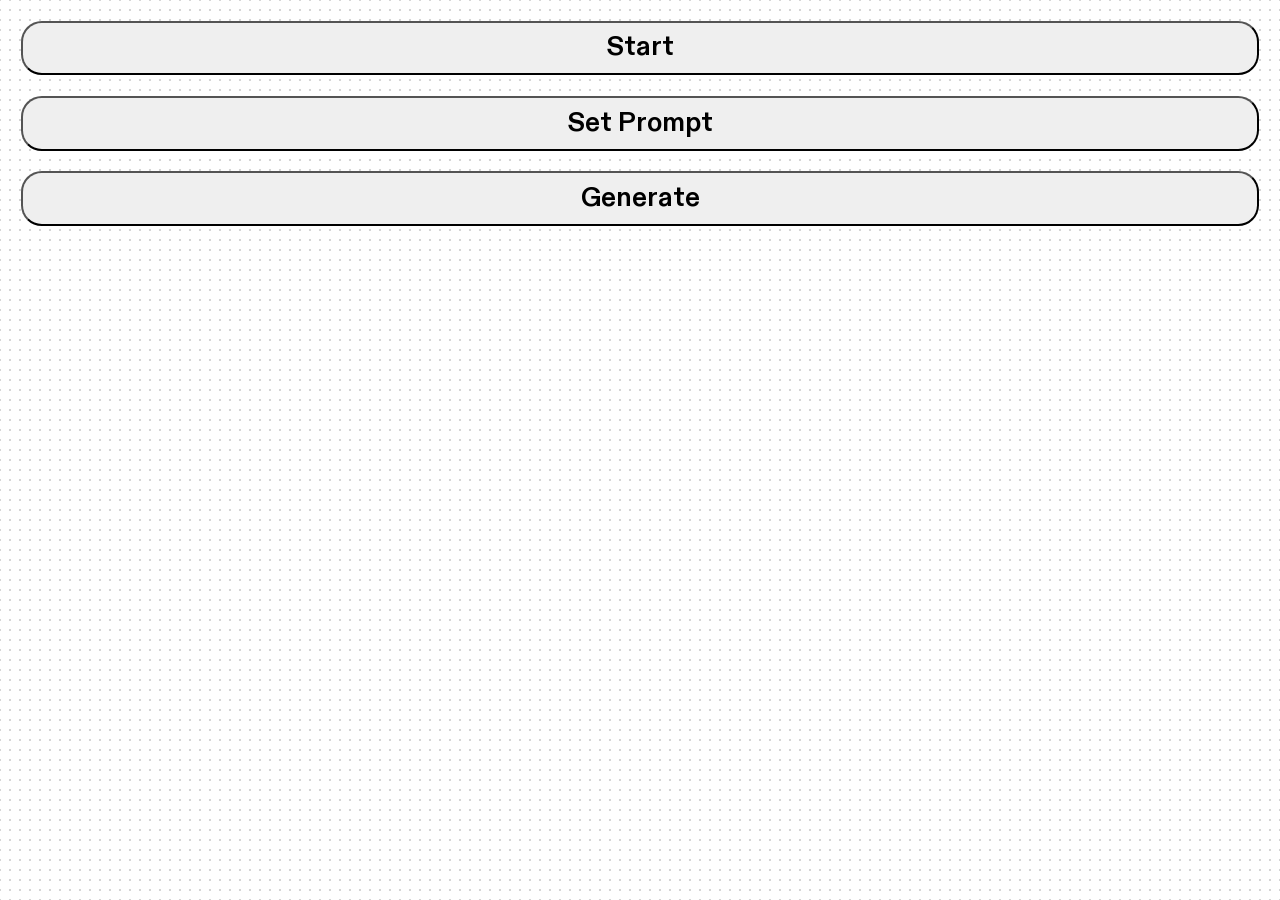
<file: admin/index.html>
<!DOCTYPE html>
<html lang="en">
  <head>
    <meta charset="UTF-8" />
    <meta name="viewport" content="width=device-width, initial-scale=1.0" />
    <link rel="stylesheet" href="../assets/css/style.css" />
    <script src="../assets/js/connect.js" defer></script>
    <script src="../assets/js/admin.js" defer></script>
  </head>
  <body>
    <section>
      <main>
        <button onclick="startGame()">Start</button>
        <button onclick="setRandomPrompt()">Set Prompt</button>
        <button onclick="generateImage()">Generate</button>
      </main>
    </section>
  </body>
</html>
</file>
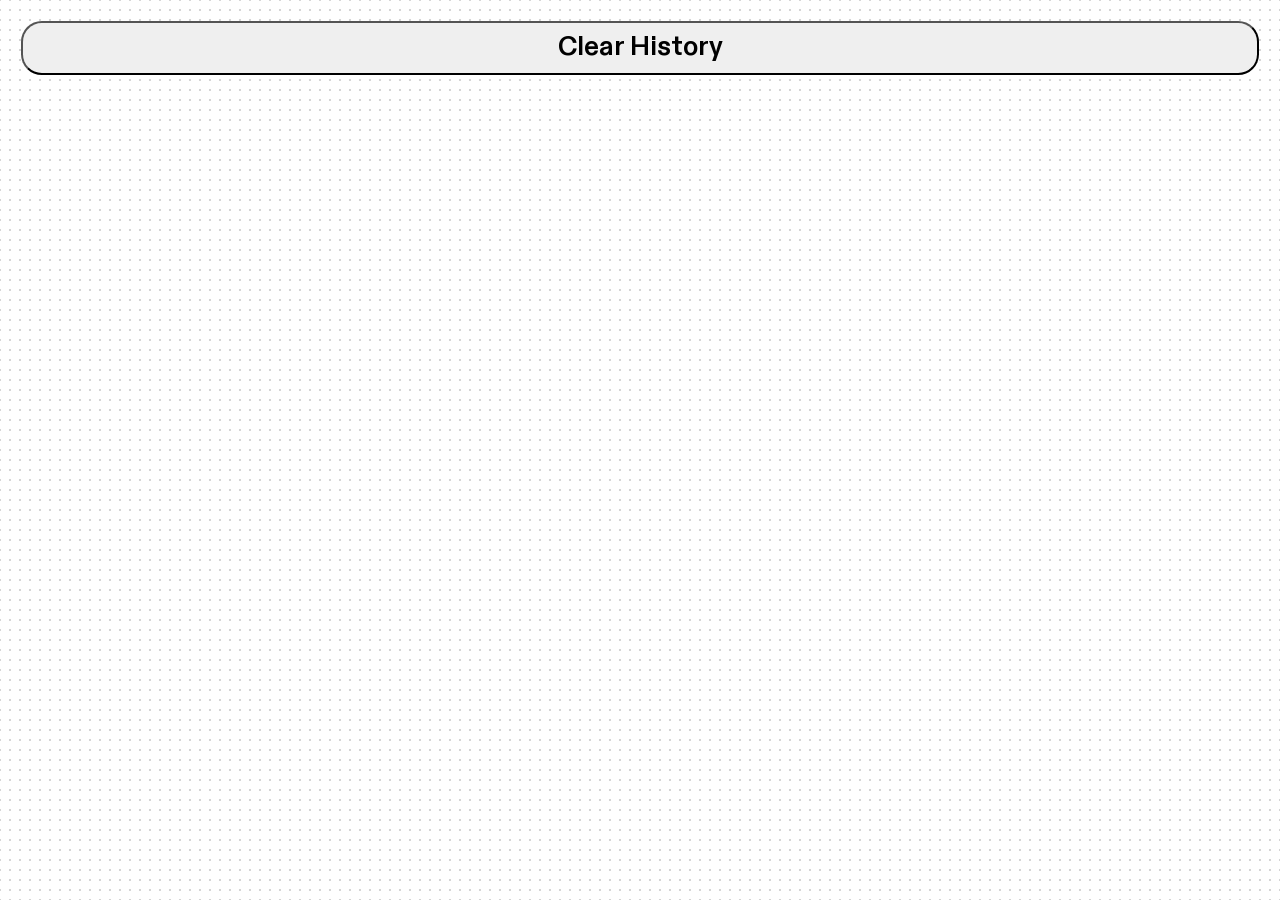
<file: display/index.html>
<!DOCTYPE html>
<html lang="en">
  <head>
    <meta charset="UTF-8" />
    <meta name="viewport" content="width=device-width, initial-scale=1.0" />
    <link rel="stylesheet" href="../assets/css/style.css" />
    <script src="../assets/js/connect.js" defer></script>
    <script src="../assets/js/display.js" defer></script>
  </head>
  <body>
    <section>
      <main>
        <button id="clearStorage">Clear History</button>
        <div id="imageGallery" class="image-container"></div>
      </main>
    </section>
  </body>
</html>
</file>
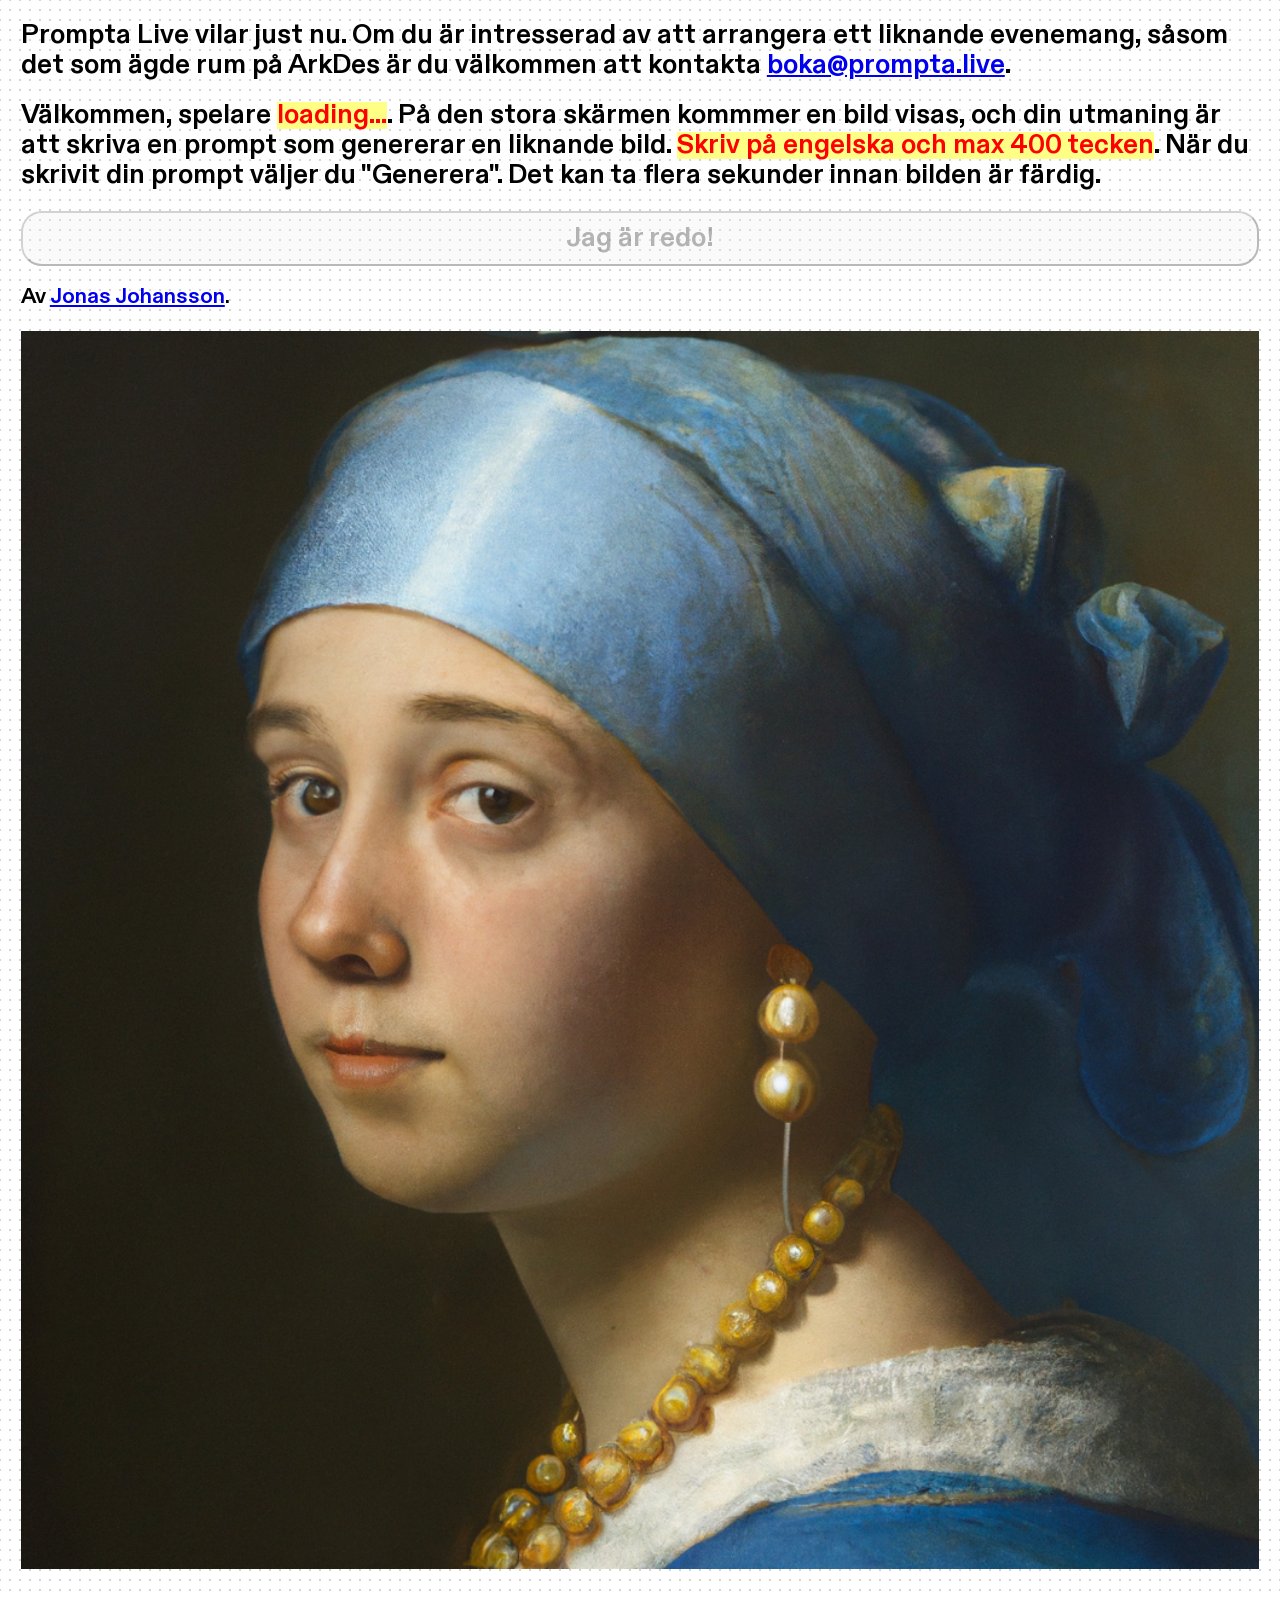
<file: player/index.html>
<!DOCTYPE html>
<html lang="en">
  <head>
    <title>Prompt Battle ArkDes</title>
    <meta charset="UTF-8" />
    <meta name="viewport" content="width=device-width, initial-scale=1.0" />
    <link rel="stylesheet" href="../assets/css/style.css" />
    <!--<script src="../assets/js/connect.js" defer></script>-->
    <script src="../assets/js/player.js" defer></script>
  </head>
  <body>
    <section id="playerSection">
      <main>
        <p>
          Prompta Live vilar just nu. Om du är intresserad av att arrangera ett
          liknande evenemang, såsom det som ägde rum på ArkDes är du välkommen
          att kontakta
          <a href="mailto:boka@prompta.live">boka@prompta.live</a>.
        </p>
        <p>
          Välkommen, spelare
          <span class="playerId highlight">loading...</span>. På den stora
          skärmen kommmer en bild visas, och din utmaning är att skriva en
          prompt som genererar en liknande bild.
          <span class="highlight">Skriv på engelska och max 400 tecken</span>.
          När du skrivit din prompt väljer du "Generera". Det kan ta flera
          sekunder innan bilden är färdig.
        </p>
        <button id="startButton" onclick="startGame()" disabled>
          Jag är redo!
        </button>
        <p class="small">
          Av
          <a href="https://jonasjohansson.se/" target="_blank"
            >Jonas Johansson</a
          >.
        </p>
        <img src="../assets/img/girlwithpearlearring.jpg" />
      </main>
    </section>

    <section id="gameSection" style="display: none">
      <main>
        <span class="playerId highlight"></span>
        <div
          contenteditable="true"
          id="promptInput"
          class="editable"
          data-placeholder="Skriv din prompt här…"
        ></div>
        <button id="generateButton" onclick="handleGenerate()" disabled>
          Generera
        </button>
      </main>
      <aside id="images"></aside>
    </section>
  </body>
</html>
</file>
<file: assets/css/style.css>
/* Import external styles */
@import url("reset.css");
@import url("fonts.css");

:root {
  --gridColor: #ccc;
  --highlightColor: hsl(360 100% 50%);
  --highlightBackground: hsl(60 100% 76%);
  --fontFamily: "ABCDiatype", sans-serif;
  --fontSize: 1.3rem;
  --lineHeight: 1.1;
  --fontWeight: 700;
  --paddingTop: 1rem;
  --borderRadius: 1rem;
  --buttonPadding: 0.5rem;
  --imageGap: 15px;
  --imageBoxPadding: 10px;
  --imageBorderRadius: 8px;
  /* --boxShadow: 0 2px 5px rgba(0, 0, 0, 0.2); */
  --placeholderColor: gray;
  --backgroundPattern: url("data:image/svg+xml,%3Csvg width='10' height='10' viewBox='0 0 10 10' fill='none' xmlns='http://www.w3.org/2000/svg'%3E%3Cpath fill-rule='evenodd' clip-rule='evenodd' d='M1 0H0V1V10H10V0H1ZM1 0C1.55228 0 2 0.447715 2 1C2 1.55228 1.55228 2 1 2C0.447715 2 0 1.55228 0 1C0 0.447715 0.447715 0 1 0Z' fill='%23fff'/%3E%3C/svg%3E");
}

/* Fullscreen Text Scaling */
html,
body {
  width: 100%;
  height: 100%;
  font-family: var(--fontFamily);
  margin: 0;
  box-sizing: border-box;
  font-weight: var(--fontWeight);
  font-size: var(--fontSize);
  line-height: var(--lineHeight);
}

body {
  padding-top: var(--paddingTop);
  background-image: var(--backgroundPattern);
  background-position: -1px -1px;
  background-size: 10px 10px;
  background-repeat: repeat;
  background-color: var(--gridColor);
}

.highlight {
  background-color: var(--highlightBackground);
  color: var(--highlightColor);
}

/* Game layout */
#gameSection {
  height: 100vh;
}

::-webkit-scrollbar {
  display: none;
}

#generateButton:disabled {
  opacity: 0.5;
  pointer-events: none;
}

main > * {
  margin-bottom: 1rem;
  margin-top: 0;
}

button,
textarea {
  font-size: inherit;
  font-weight: inherit;
  font-family: inherit;
  line-height: inherit;
}

main {
  padding: 0 1rem;
}

#promptInput:focus {
  outline: none;
}

/* Editable div input (acts like textarea) */
textarea {
  width: 100%;
  height: 50cqh;
  outline: none;
  border: none;
  overflow: hidden;
}

/* Placeholder style */
#promptInput.empty::before {
  content: attr(data-placeholder);
  color: var(--placeholderColor);
  pointer-events: none;
  display: block;
}

/* Image container */
.imageContainer {
  position: relative;
  width: 100%;
  height: 100%;
}

/* Image inside container */
img,
.imageContainer img {
  width: 100%;
  height: 100%;
  object-fit: cover;
}

.imageContainer p {
  padding: 1rem;
  background-color: white;
}

.imageContainer p:first-letter {
  text-transform: uppercase;
}

/* Footer stays at the bottom */
footer {
  text-align: center;
}

/* Button */
button {
  display: inline-block;
  cursor: pointer;
  width: 100%;
  border-radius: var(--borderRadius);
  padding: var(--buttonPadding);
}

#imageGallery {
  display: grid;
  grid-template-columns: repeat(
    4,
    minmax(250px, 1fr)
  ); /* Force 4 columns, but still responsive */
  gap: var(--imageGap);
}

.image-box {
  background: white;
  padding: var(--imageBoxPadding);
  border-radius: var(--imageBorderRadius);
  /* box-shadow: var(--boxShadow); */
  text-align: center;
}

.image-box img {
  width: 100%;
  height: auto;
  border-radius: 5px;
}

@media (max-width: 900px) {
  #imageGallery {
    grid-template-columns: repeat(
      auto-fit,
      minmax(250px, 1fr)
    ); /* Adjust to available space */
  }
}

@media (max-width: 600px) {
  #imageGallery {
    grid-template-columns: 1fr; /* One column on small screens */
  }
}

/* Small class for paragraphs */
.small {
  font-size: calc(var(--fontSize) * 0.8);
}
</file>
